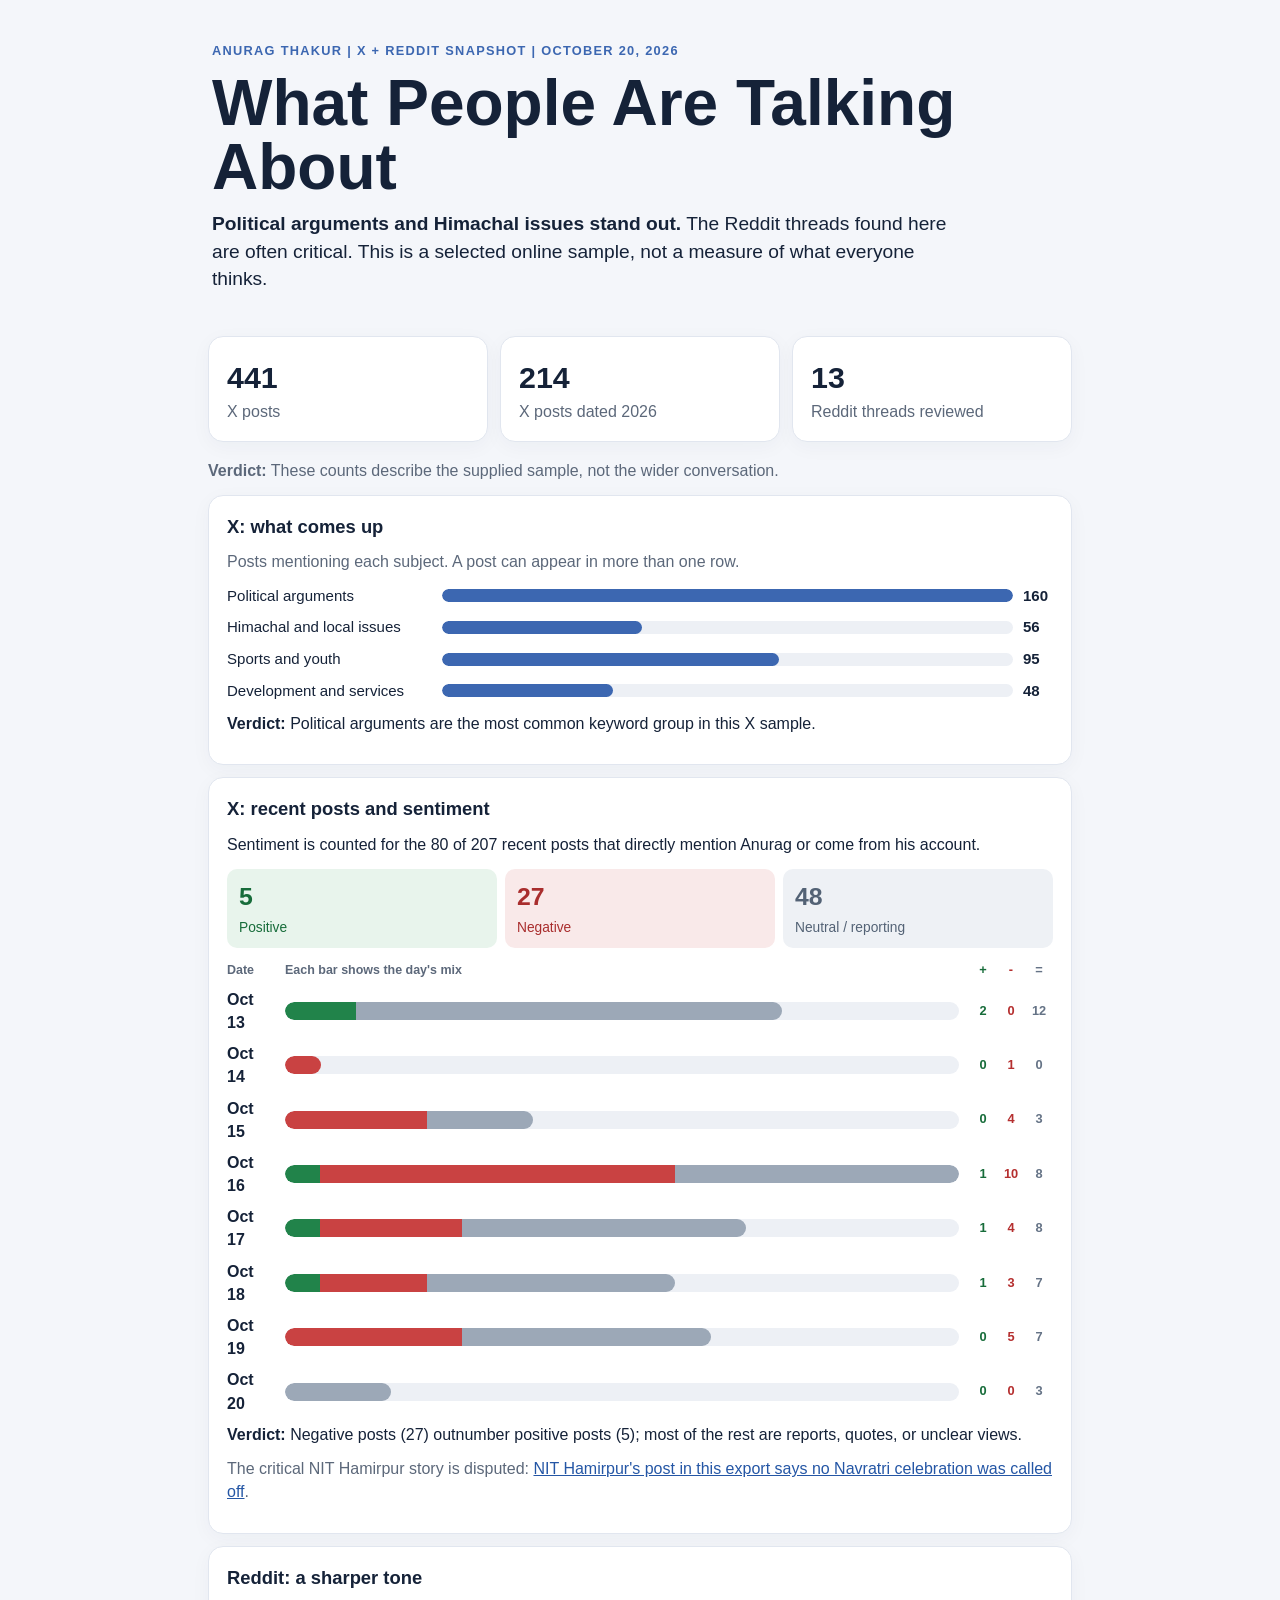
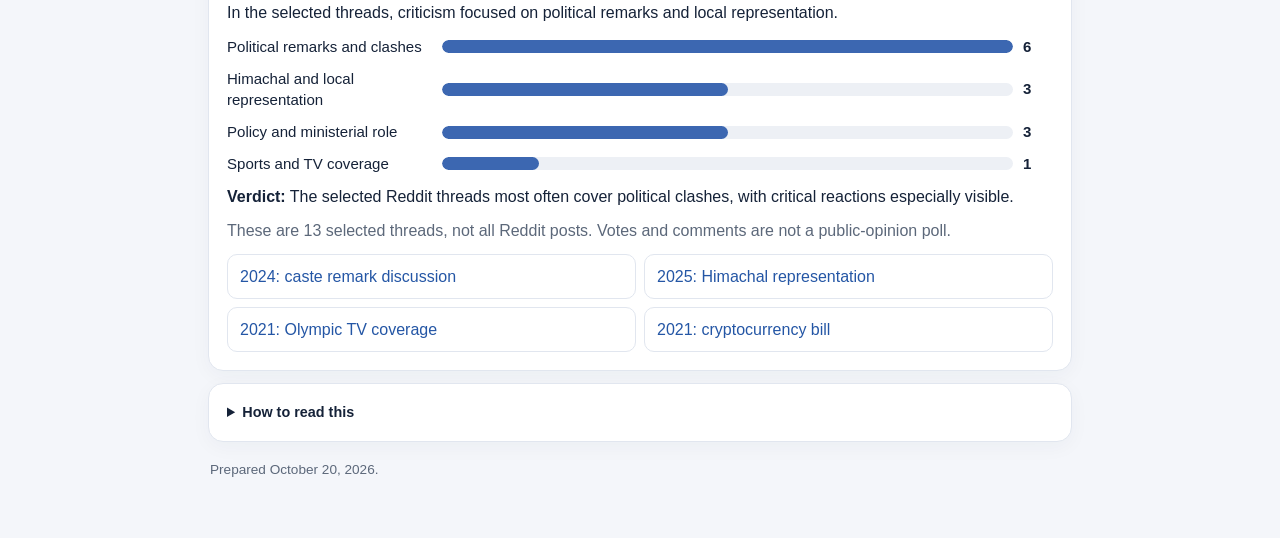
<file: output/anurag-thakur/2026-10-20/the-verdict.html>
<!doctype html>
<html lang="en">
<head>
<meta charset="utf-8">
<meta name="viewport" content="width=device-width,initial-scale=1">
<title>What People Are Talking About | Anurag Thakur</title>
<style>
:root{--ink:#152238;--muted:#5c687a;--paper:#f4f6fa;--card:#fff;--blue:#3c67b1;--gold:#e9a83d;--line:#e1e6ef}
*{box-sizing:border-box}
body{margin:0;background:var(--paper);color:var(--ink);font:16px/1.45 -apple-system,BlinkMacSystemFont,"Segoe UI",sans-serif}
main{max-width:900px;margin:auto;padding:28px 18px 52px}
header{padding:14px 4px 20px}
.kicker{color:var(--blue);font-size:.8rem;font-weight:700;letter-spacing:.1em;text-transform:uppercase}
h1{font-size:clamp(2.6rem,7vw,4rem);line-height:1;margin:10px 0}
header p{font-size:1.2rem;max-width:760px;margin:.7rem 0}
.cards{display:grid;grid-template-columns:repeat(3,1fr);gap:12px}
.card{background:var(--card);border:1px solid var(--line);border-radius:15px;padding:18px;margin:12px 0;box-shadow:0 5px 20px #1729440a}
.stat strong{font-size:1.9rem;display:block}
.stat span,small,.note{color:var(--muted)}
h2{font-size:1.15rem;margin:0 0 10px}
p{margin:.35rem 0 .7rem}
.barrow{display:grid;grid-template-columns:205px 1fr 30px;align-items:center;gap:10px;margin:10px 0;font-size:.94rem}
.track{height:13px;background:#edf0f5;border-radius:10px;overflow:hidden}
.track i{display:block;height:100%;background:var(--blue);border-radius:10px}
.bar-track{height:18px;background:#edf0f5;border-radius:9px;overflow:hidden}.stacked{height:100%;display:flex;border-radius:9px;overflow:hidden}.seg-positive{background:#21834a}.seg-negative{background:#c94242}.seg-neutral{background:#9ca8b7}.sentiment-row,.daily-head{display:grid;grid-template-columns:48px 1fr 84px;gap:10px;align-items:center;margin:8px 0}.day-counts,.day-count-head{display:grid;grid-template-columns:repeat(3,1fr);text-align:center;font-size:.8rem}.positive-text{color:#176c3a}.negative-text{color:#b52f2f}.neutral-text{color:#657386}.sentiment-totals{display:grid;grid-template-columns:repeat(3,1fr);gap:8px;margin:13px 0}.total{border-radius:10px;padding:10px 12px}.total strong{display:block;font-size:1.55rem}.total span{font-size:.86rem}.positive-box{background:#e8f4ec;color:#176c3a}.negative-box{background:#f9e9e9;color:#a92d2d}.neutral-box{background:#eef1f5;color:#536275}.daily-head{font-size:.78rem;color:var(--muted);font-weight:650}
.day{height:100%;flex:1;display:flex;flex-direction:column;align-items:center;justify-content:end;gap:4px}
.day i{display:block;width:min(65%,30px);background:var(--gold);border-radius:5px 5px 0 0}
.examples{display:grid;grid-template-columns:repeat(2,1fr);gap:8px}
.examples a{display:block;padding:10px 12px;border:1px solid var(--line);border-radius:10px;color:#2456a5;text-decoration:none}
.examples a:hover{background:#f5f8ff}
a{color:#2456a5}
details{font-size:.9rem;color:var(--muted)}
summary{color:var(--ink);font-weight:650;cursor:pointer}
footer{font-size:.85rem;color:var(--muted);padding:6px 2px}
@media(max-width:620px){.cards{grid-template-columns:1fr 1fr}.barrow{grid-template-columns:135px 1fr 25px;font-size:.85rem;gap:7px}.examples{grid-template-columns:1fr}.card{padding:15px}}
@media print{body{background:#fff}.card{box-shadow:none;break-inside:avoid}}
</style>
</head>
<body><main>
<header><div class="kicker">Anurag Thakur | X + Reddit snapshot | October 20, 2026</div><h1>What People Are Talking About</h1><p><b>Political arguments and Himachal issues stand out.</b> The Reddit threads found here are often critical. This is a selected online sample, not a measure of what everyone thinks.</p></header>

<section class="cards" aria-label="Sample size">
<div class="card stat"><strong>441</strong><span>X posts</span></div>
<div class="card stat"><strong>214</strong><span>X posts dated 2026</span></div>
<div class="card stat"><strong>13</strong><span>Reddit threads reviewed</span></div>
</section><p class="note"><b>Verdict:</b> These counts describe the supplied sample, not the wider conversation.</p>

<section class="card"><h2>X: what comes up</h2><p class="note">Posts mentioning each subject. A post can appear in more than one row.</p>
<div class="barrow"><span>Political arguments</span><div class="track"><i style="width:100%"></i></div><b>160</b></div>
<div class="barrow"><span>Himachal and local issues</span><div class="track"><i style="width:35%"></i></div><b>56</b></div>
<div class="barrow"><span>Sports and youth</span><div class="track"><i style="width:59%"></i></div><b>95</b></div>
<div class="barrow"><span>Development and services</span><div class="track"><i style="width:30%"></i></div><b>48</b></div>
<p><b>Verdict:</b> Political arguments are the most common keyword group in this X sample.</p></section>

<section class="card"><h2>X: recent posts and sentiment</h2><p>Sentiment is counted for the 80 of 207 recent posts that directly mention Anurag or come from his account.</p><div class="sentiment-totals"><div class="total positive-box"><strong>5</strong><span>Positive</span></div><div class="total negative-box"><strong>27</strong><span>Negative</span></div><div class="total neutral-box"><strong>48</strong><span>Neutral / reporting</span></div></div><div class="daily-head"><span>Date</span><span>Each bar shows the day's mix</span><span class="day-count-head"><b class="positive-text">+</b><b class="negative-text">-</b><b class="neutral-text">=</b></span></div><div class="sentiment-row"><b class="date">Oct 13</b><div class="bar-track"><div class="stacked" style="width:73.7%"><i class="seg-positive" style="flex:2" title="Positive: 2"></i><i class="seg-neutral" style="flex:12" title="Neutral: 12"></i></div></div><div class="day-counts"><b class="positive-text">2</b><b class="negative-text">0</b><b class="neutral-text">12</b></div></div><div class="sentiment-row"><b class="date">Oct 14</b><div class="bar-track"><div class="stacked" style="width:5.3%"><i class="seg-negative" style="flex:1" title="Negative: 1"></i></div></div><div class="day-counts"><b class="positive-text">0</b><b class="negative-text">1</b><b class="neutral-text">0</b></div></div><div class="sentiment-row"><b class="date">Oct 15</b><div class="bar-track"><div class="stacked" style="width:36.8%"><i class="seg-negative" style="flex:4" title="Negative: 4"></i><i class="seg-neutral" style="flex:3" title="Neutral: 3"></i></div></div><div class="day-counts"><b class="positive-text">0</b><b class="negative-text">4</b><b class="neutral-text">3</b></div></div><div class="sentiment-row"><b class="date">Oct 16</b><div class="bar-track"><div class="stacked" style="width:100.0%"><i class="seg-positive" style="flex:1" title="Positive: 1"></i><i class="seg-negative" style="flex:10" title="Negative: 10"></i><i class="seg-neutral" style="flex:8" title="Neutral: 8"></i></div></div><div class="day-counts"><b class="positive-text">1</b><b class="negative-text">10</b><b class="neutral-text">8</b></div></div><div class="sentiment-row"><b class="date">Oct 17</b><div class="bar-track"><div class="stacked" style="width:68.4%"><i class="seg-positive" style="flex:1" title="Positive: 1"></i><i class="seg-negative" style="flex:4" title="Negative: 4"></i><i class="seg-neutral" style="flex:8" title="Neutral: 8"></i></div></div><div class="day-counts"><b class="positive-text">1</b><b class="negative-text">4</b><b class="neutral-text">8</b></div></div><div class="sentiment-row"><b class="date">Oct 18</b><div class="bar-track"><div class="stacked" style="width:57.9%"><i class="seg-positive" style="flex:1" title="Positive: 1"></i><i class="seg-negative" style="flex:3" title="Negative: 3"></i><i class="seg-neutral" style="flex:7" title="Neutral: 7"></i></div></div><div class="day-counts"><b class="positive-text">1</b><b class="negative-text">3</b><b class="neutral-text">7</b></div></div><div class="sentiment-row"><b class="date">Oct 19</b><div class="bar-track"><div class="stacked" style="width:63.2%"><i class="seg-negative" style="flex:5" title="Negative: 5"></i><i class="seg-neutral" style="flex:7" title="Neutral: 7"></i></div></div><div class="day-counts"><b class="positive-text">0</b><b class="negative-text">5</b><b class="neutral-text">7</b></div></div><div class="sentiment-row"><b class="date">Oct 20</b><div class="bar-track"><div class="stacked" style="width:15.8%"><i class="seg-neutral" style="flex:3" title="Neutral: 3"></i></div></div><div class="day-counts"><b class="positive-text">0</b><b class="negative-text">0</b><b class="neutral-text">3</b></div></div><p><b>Verdict:</b> Negative posts (27) outnumber positive posts (5); most of the rest are reports, quotes, or unclear views.</p><p class="note">The critical NIT Hamirpur story is disputed: <a href="https://x.com/NITHamirpurHP/status/2111322846953881904">NIT Hamirpur's post in this export says no Navratri celebration was called off</a>.</p></section>

<section class="card"><h2>Reddit: a sharper tone</h2><p>In the selected threads, criticism focused on political remarks and local representation.</p>
<div class="barrow"><span>Political remarks and clashes</span><div class="track"><i style="width:100%"></i></div><b>6</b></div>
<div class="barrow"><span>Himachal and local representation</span><div class="track"><i style="width:50%"></i></div><b>3</b></div>
<div class="barrow"><span>Policy and ministerial role</span><div class="track"><i style="width:50%"></i></div><b>3</b></div>
<div class="barrow"><span>Sports and TV coverage</span><div class="track"><i style="width:17%"></i></div><b>1</b></div>
<p><b>Verdict:</b> The selected Reddit threads most often cover political clashes, with critical reactions especially visible.</p><p class="note">These are 13 selected threads, not all Reddit posts. Votes and comments are not a public-opinion poll.</p>
<div class="examples">
<a href="https://www.reddit.com/r/india/comments/1efr8mq/anurag_thakur_sparks_row_over_caste_remark_on/">2024: caste remark discussion</a>
<a href="https://www.reddit.com/r/HimachalPradesh/comments/1husswv">2025: Himachal representation</a>
<a href="https://www.reddit.com/r/india/comments/oq13k3">2021: Olympic TV coverage</a>
<a href="https://www.reddit.com/r/india/comments/lfxjwv">2021: cryptocurrency bill</a>
</div></section>

<section class="card"><details><summary>How to read this</summary>
<p>The X export contains 441 selected posts from 2014-2026. Its collection rules were not provided. Topic counts use simple keyword matching and can miss context.</p><p>For the recent X sentiment bars, only direct mentions of Anurag or posts from his account are included. Clear praise is positive; clear criticism is negative; reporting, quotations, self-authored posts, and mixed or unclear views are neutral. These are reviewed labels, not a validated sentiment model.</p>
<p>The Reddit section groups 13 relevant indexed threads from 2019-2026. The requested rdt searches failed: first due to network name resolution, then certificate verification. Search results are partial and may change.</p>
<p>Views, likes, reposts, comments, and votes do not show unique people or agreement. The X links are in the supplied source file; Reddit examples link to their threads.</p><p><b>Verdict:</b> Treat these findings as clues from selected posts, not public-opinion measurements.</p>
</details></section>

<footer>Prepared October 20, 2026.</footer>
</main></body></html>
</file>
